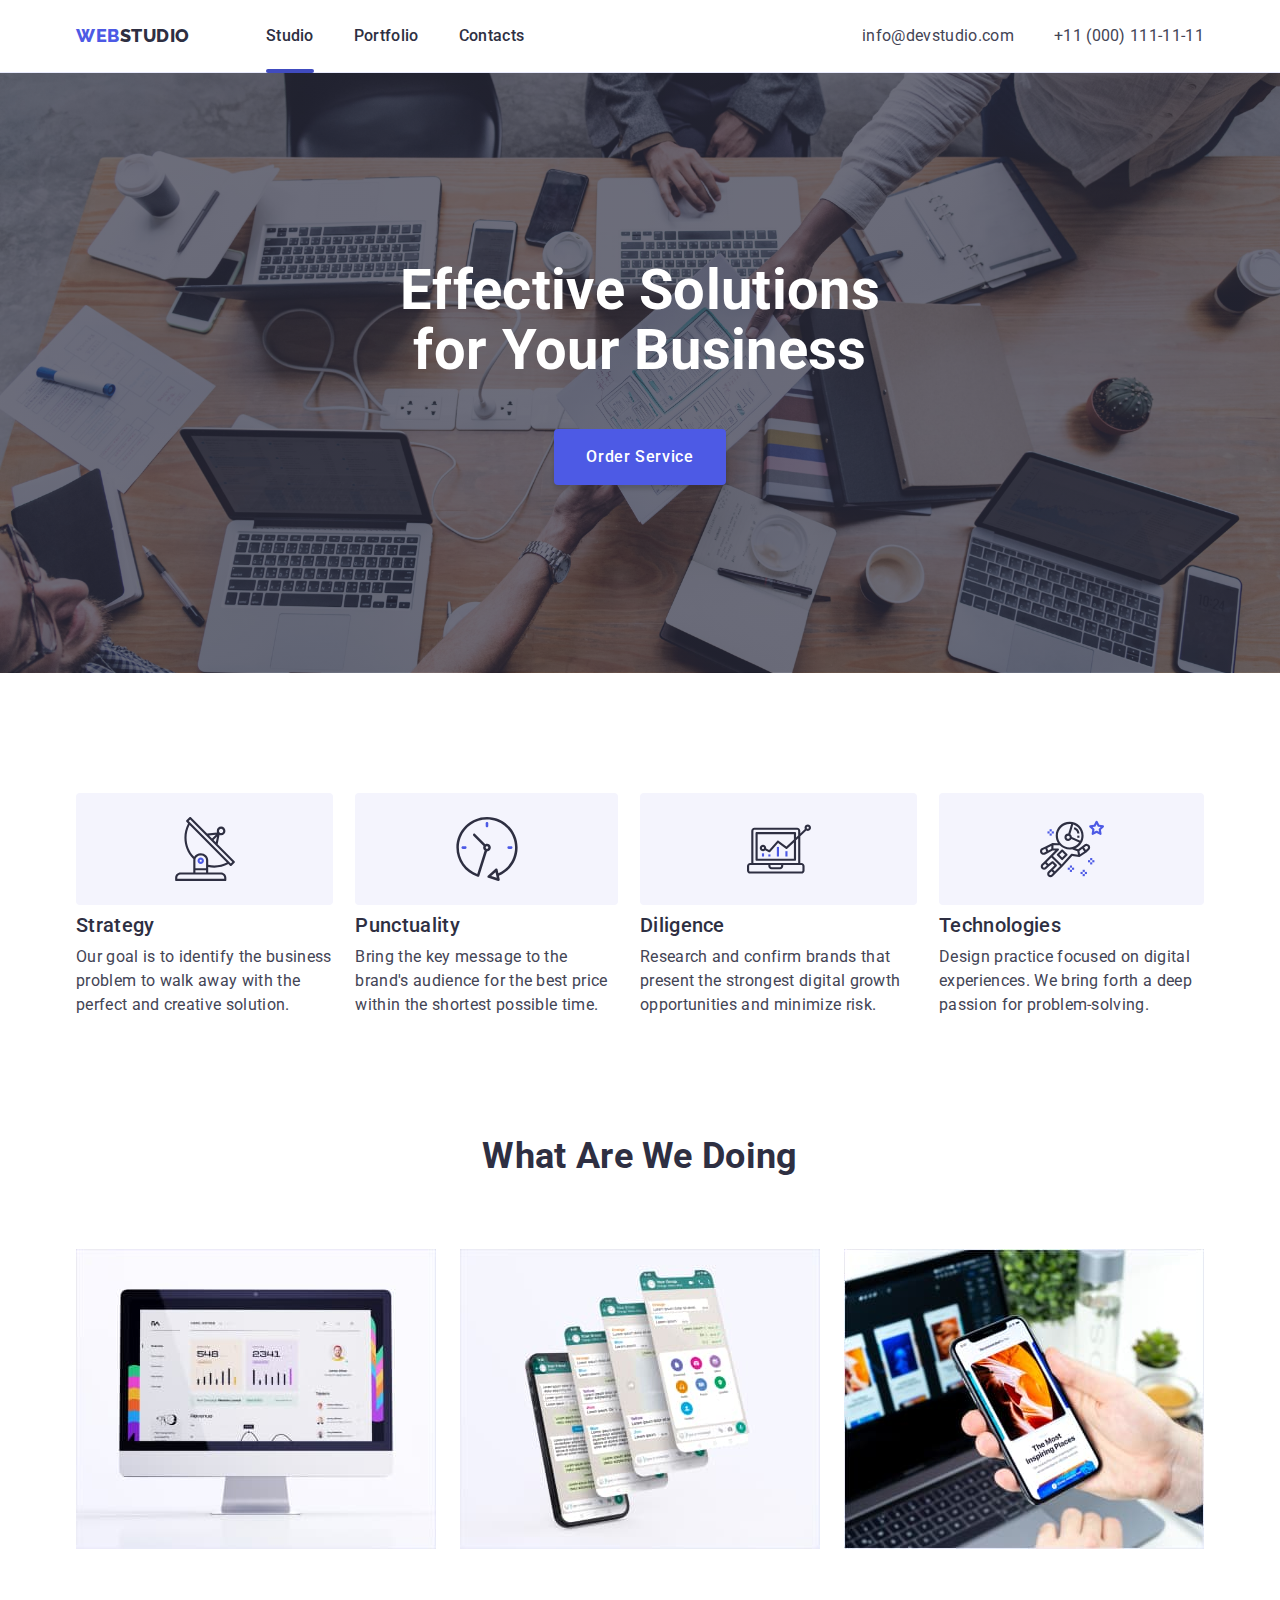
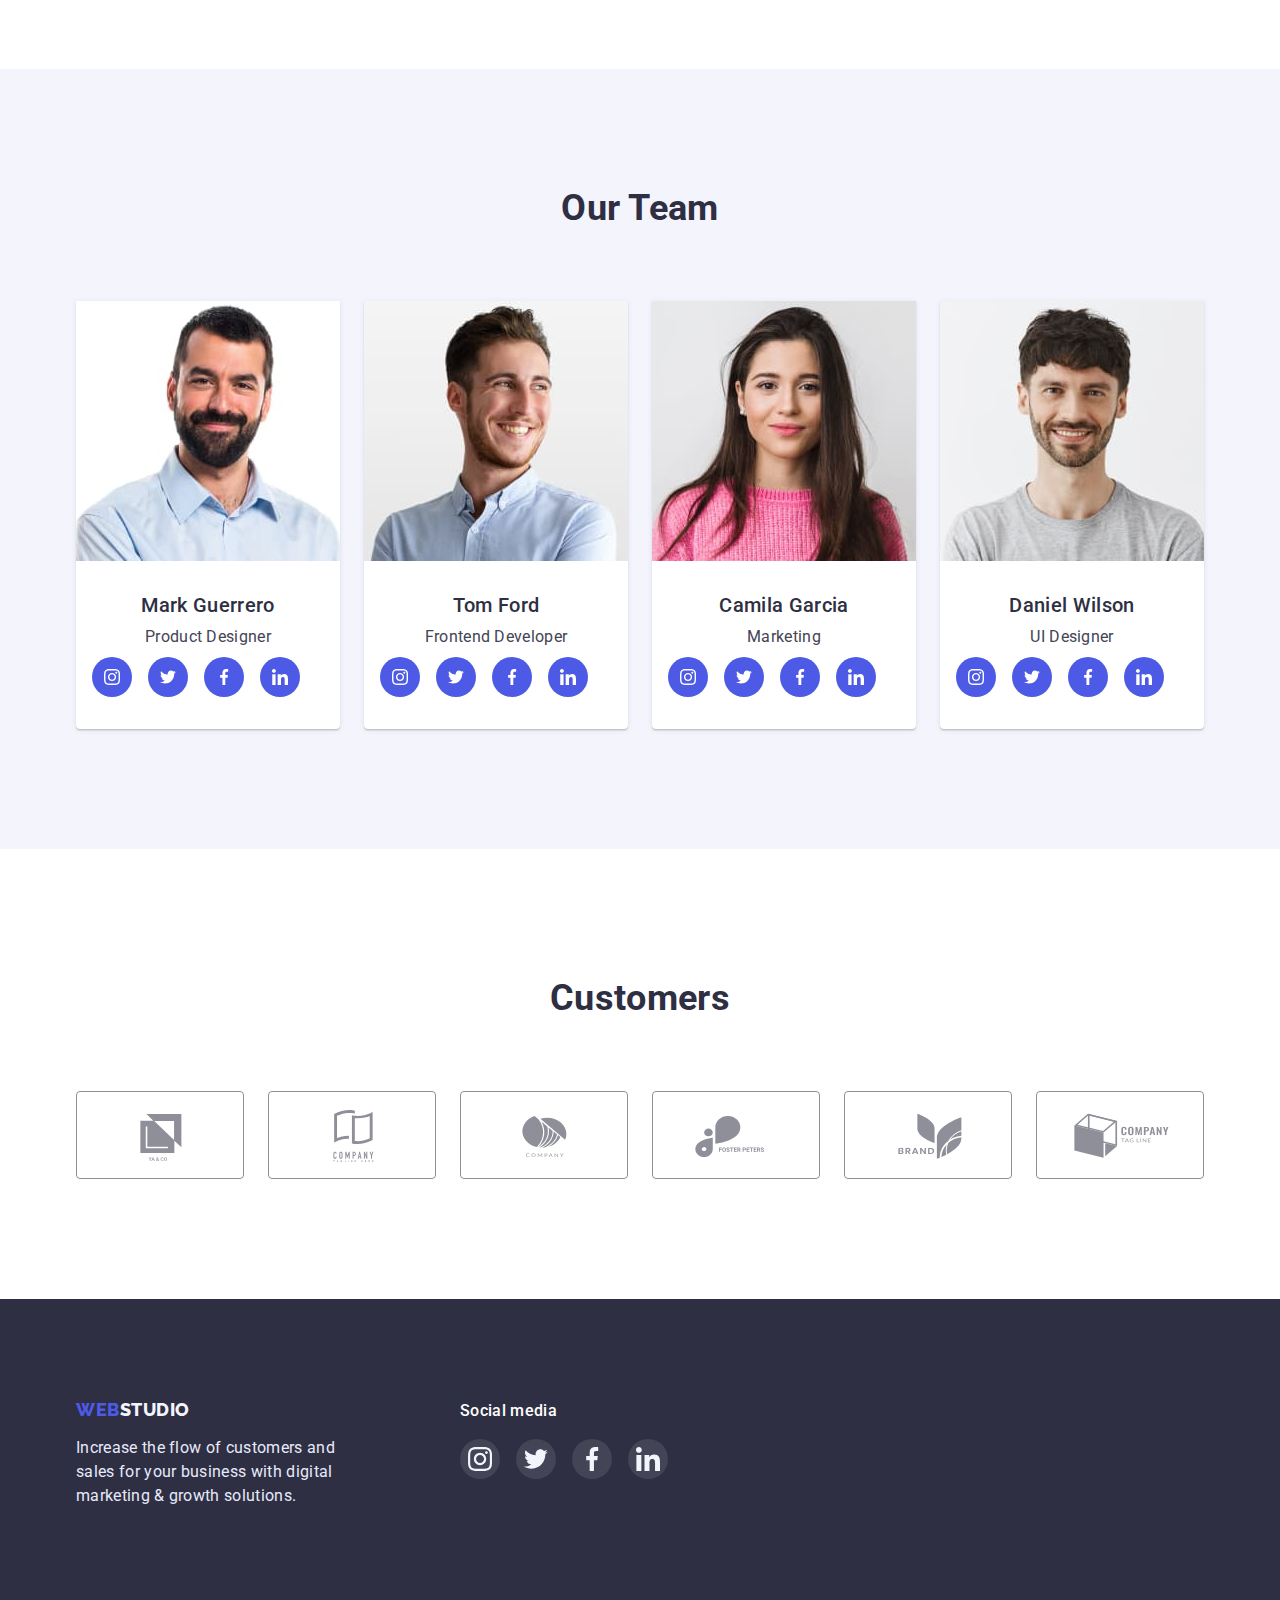
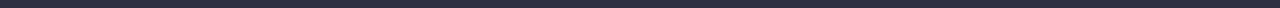
<file: index.html>
<!DOCTYPE html>
<html lang="en">
  <head>
    <meta charset="UTF-8" />
    <meta http-equiv="X-UA-Compatible" content="IE=edge" />
    <meta name="viewport" content="width=device-width, initial-scale=1.0" />
    <meta name="desc-txtription" content="Best Web Studio in Kyiv" />
    <title>Web Studio</title>

    <link
      rel="stylesheet"
      href="https://cdn.jsdelivr.net/npm/modern-normalize@1.1.0/modern-normalize.min.css"
    />
    <link rel="preconnect" href="https://fonts.googleapis.com" />
    <link rel="preconnect" href="https://fonts.gstatic.com" crossorigin />
    <link
      href="https://fonts.googleapis.com/css2?family=Raleway:wght@800&family=Roboto:wght@400;500;700&display=swap"
      rel="stylesheet"
    />

    <link rel="stylesheet" href="./css/style.css" />
  </head>

  <body>
    <header class="header section-header">
      <div class="container header-container">
        <nav class="header-nav">
          <a href="./index.html" class="logo-link link"
            ><span class="logo-color">Web</span>Studio</a
          >
          <ul class="nav-list list">
            <li class="nav-list-item">
              <a href="./index.html" class="nav-link link current">Studio</a>
            </li>
            <li class="nav-list-item">
              <a href="./portfolio.html" class="nav-link link">Portfolio</a>
            </li>
            <li class="nav-list-item">
              <a href="#contact" class="nav-link link">Contacts</a>
            </li>
          </ul>
        </nav>

        <address class="contact">
          <ul class="contact-list list">
            <li>
              <a href="mailto:info@devstudio.com" class="contact-link link"
                >info@devstudio.com</a
              >
            </li>
            <li>
              <a href="tel:+11(000)1111111" class="contact-link link"
                >+11 (000) 111-11-11</a
              >
            </li>
          </ul>
        </address>
      </div>
    </header>

    <main>
      <!-- Hero -->
      <section class="hero section-hero">
        <div class="container">
          <h1 class="hero-title">Effective Solutions for Your Business</h1>
          <button class="hero-btn btn" type="button" data-modal-open>
            Order Service
          </button>
        </div>
      </section>

      <!--  Advantags  -->
      <section class="advantags section-advantags">
        <div class="container">
          <h2 class="advantags-caption visually-hidden">Our advantags</h2>
          <ul class="advantags-list list">
            <li class="advantags-item">
              <div class="advantags-icon-container">
                <svg class="icon" width="64" height="64">
                  <use href="./images/icons.svg#icon-antenna"></use>
                </svg>
              </div>
              <h3 class="advantags-title title-txt">Strategy</h3>
              <p class="advantags-disc desc-txt">
                Our goal is to identify the business problem to walk away with
                the perfect and creative solution.
              </p>
            </li>
            <li class="advantags-item">
              <div class="advantags-icon-container">
                <svg class="icon" width="64" height="64">
                  <use href="./images/icons.svg#icon-clock"></use>
                </svg>
              </div>
              <h3 class="advantags-title title-txt">Punctuality</h3>
              <p class="advantags-disc desc-txt">
                Bring the key message to the brand's audience for the best price
                within the shortest possible time.
              </p>
            </li>
            <li class="advantags-item">
              <div class="advantags-icon-container">
                <svg class="icon" width="64" height="64">
                  <use href="./images/icons.svg#icon-diagram"></use>
                </svg>
              </div>
              <h3 class="advantags-title title-txt">Diligence</h3>
              <p class="advantags-disc desc-txt">
                Research and confirm brands that present the strongest digital
                growth opportunities and minimize risk.
              </p>
            </li>
            <li class="advantags-item">
              <div class="advantags-icon-container">
                <svg class="icon" width="64" height="64">
                  <use href="./images/icons.svg#icon-astronaut"></use>
                </svg>
              </div>
              <h3 class="advantags-title title-txt">Technologies</h3>
              <p class="advantags-disc desc-txt">
                Design practice focused on digital experiences. We bring forth a
                deep passion for problem-solving.
              </p>
            </li>
          </ul>
        </div>
      </section>

      <!-- Product -->
      <section class="product section-product">
        <div class="container">
          <h2 class="product-title">What are we doing</h2>
          <ul class="product-list list card-set">
            <li class="product-item items-set">
              <img
                src="./images/what-are-we-doing/pc.jpg"
                alt="PC"
                width="360"
                height="300"
              />
            </li>
            <li class="product-item items-set">
              <img
                src="./images/what-are-we-doing/phones.jpg"
                alt="A lot of phones"
                width="360"
                height="300"
              />
            </li>
            <li class="product-item items-set">
              <img
                src="./images/what-are-we-doing/phone.jpg"
                alt="Phone"
                width="360"
                height="300"
              />
            </li>
          </ul>
        </div>
      </section>

      <!-- Our Team -->
      <section class="team section-team">
        <div class="container">
          <h2 class="team-title">Our Team</h2>
          <ul class="team-list list card-set">
            <li class="team-item items-set">
              <img
                class="team-img"
                src="./images/our-team/mark-guerrero.jpg"
                alt="Mark Guerrero"
                width="264"
                height="260"
              />
              <div class="team-item-footer">
                <h3 class="team-name title-txt center-txt">Mark Guerrero</h3>
                <p class="team-position desc-txt center-txt">
                  Product Designer
                </p>
                <ul class="list list-social-media">
                  <li class="item-social-media">
                    <a
                      class="link-social-media link"
                      href=""
                      aria-label="Instagram"
                    >
                      <svg class="" width="16" height="16">
                        <use href="./images/icons.svg#icon-instagram"></use>
                      </svg>
                    </a>
                  </li>
                  <li class="item-social-media">
                    <a
                      class="link-social-media link"
                      href=""
                      aria-label="Twiter"
                    >
                      <svg class="" width="16" height="16">
                        <use href="./images/icons.svg#icon-twiter"></use>
                      </svg>
                    </a>
                  </li>
                  <li class="item-social-media">
                    <a
                      class="link-social-media link"
                      href=""
                      aria-label="Facebook"
                    >
                      <svg class="" width="16" height="16">
                        <use href="./images/icons.svg#icon-facebook"></use>
                      </svg>
                    </a>
                  </li>
                  <li class="item-social-media">
                    <a
                      class="link-social-media link"
                      href=""
                      aria-label="Linkedin"
                    >
                      <svg class="" width="16" height="16">
                        <use href="./images/icons.svg#icon-linkedin"></use>
                      </svg>
                    </a>
                  </li>
                </ul>
              </div>
            </li>
            <li class="team-item items-set">
              <img
                class="team-img"
                src="./images/our-team/tom-ford.jpg"
                alt="Tom Ford"
                width="264"
                height="260"
              />
              <div class="team-item-footer">
                <h3 class="team-name title-txt center-txt">Tom Ford</h3>
                <p class="team-position desc-txt center-txt">
                  Frontend Developer
                </p>
                <ul class="list list-social-media">
                  <li class="item-social-media">
                    <a
                      class="link-social-media link"
                      href=""
                      aria-label="Instagram"
                    >
                      <svg class="" width="16" height="16">
                        <use href="./images/icons.svg#icon-instagram"></use>
                      </svg>
                    </a>
                  </li>
                  <li class="item-social-media">
                    <a
                      class="link-social-media link"
                      href=""
                      aria-label="Twiter"
                    >
                      <svg class="" width="16" height="16">
                        <use href="./images/icons.svg#icon-twiter"></use>
                      </svg>
                    </a>
                  </li>
                  <li class="item-social-media">
                    <a
                      class="link-social-media link"
                      href=""
                      aria-label="Facebook"
                    >
                      <svg class="" width="16" height="16">
                        <use href="./images/icons.svg#icon-facebook"></use>
                      </svg>
                    </a>
                  </li>
                  <li class="item-social-media">
                    <a
                      class="link-social-media link"
                      href=""
                      aria-label="Linkedin"
                    >
                      <svg class="" width="16" height="16">
                        <use href="./images/icons.svg#icon-linkedin"></use>
                      </svg>
                    </a>
                  </li>
                </ul>
              </div>
            </li>
            <li class="team-item items-set">
              <img
                class="team-img"
                src="./images/our-team/camila-garcia.jpg"
                alt="Camila Garcia"
                width="264"
                height="260"
              />
              <div class="team-item-footer">
                <h3 class="team-name title-txt center-txt">Camila Garcia</h3>
                <p class="team-position desc-txt center-txt">Marketing</p>
                <ul class="list list-social-media">
                  <li class="item-social-media">
                    <a
                      class="link-social-media link"
                      href=""
                      aria-label="Instagram"
                    >
                      <svg class="" width="16" height="16">
                        <use href="./images/icons.svg#icon-instagram"></use>
                      </svg>
                    </a>
                  </li>
                  <li class="item-social-media">
                    <a
                      class="link-social-media link"
                      href=""
                      aria-label="Twiter"
                    >
                      <svg class="" width="16" height="16">
                        <use href="./images/icons.svg#icon-twiter"></use>
                      </svg>
                    </a>
                  </li>
                  <li class="item-social-media">
                    <a
                      class="link-social-media link"
                      href=""
                      aria-label="Facebook"
                    >
                      <svg class="" width="16" height="16">
                        <use href="./images/icons.svg#icon-facebook"></use>
                      </svg>
                    </a>
                  </li>
                  <li class="item-social-media">
                    <a
                      class="link-social-media link"
                      href=""
                      aria-label="Linkedin"
                    >
                      <svg class="" width="16" height="16">
                        <use href="./images/icons.svg#icon-linkedin"></use>
                      </svg>
                    </a>
                  </li>
                </ul>
              </div>
            </li>
            <li class="team-item items-set">
              <img
                class="team-img"
                src="./images/our-team/daniel-wilson.jpg"
                alt="Daniel Wilson"
                width="264"
                height="260"
              />
              <div class="team-item-footer">
                <h3 class="team-name title-txt center-txt">Daniel Wilson</h3>
                <p class="team-position desc-txt center-txt">UI Designer</p>
                <ul class="list list-social-media">
                  <li class="item-social-media">
                    <a
                      class="link-social-media link"
                      href=""
                      aria-label="Instagram"
                    >
                      <svg class="" width="16" height="16">
                        <use href="./images/icons.svg#icon-instagram"></use>
                      </svg>
                    </a>
                  </li>
                  <li class="item-social-media">
                    <a
                      class="link-social-media link"
                      href=""
                      aria-label="Twiter"
                    >
                      <svg class="" width="16" height="16">
                        <use href="./images/icons.svg#icon-twiter"></use>
                      </svg>
                    </a>
                  </li>
                  <li class="item-social-media">
                    <a
                      class="link-social-media link"
                      href=""
                      aria-label="Facebook"
                    >
                      <svg class="" width="16" height="16">
                        <use href="./images/icons.svg#icon-facebook"></use>
                      </svg>
                    </a>
                  </li>
                  <li class="item-social-media">
                    <a
                      class="link-social-media link"
                      href=""
                      aria-label="Linkedin"
                    >
                      <svg class="" width="16" height="16">
                        <use href="./images/icons.svg#icon-linkedin"></use>
                      </svg>
                    </a>
                  </li>
                </ul>
              </div>
            </li>
          </ul>
        </div>
      </section>

      <!-- Customers -->
      <section class="section-customers">
        <div class="container">
          <h2 class="customers-title">Customers</h2>

          <ul class="customers-list list card-set">
            <li class="item-customers items-set">
              <a class="link link-customers" href="" aria-label="Company 0"
                ><svg class="icon icon-customers" width="104" height="56">
                  <use href="./images/icons.svg#icon-Logo-0"></use></svg
              ></a>
            </li>
            <li class="item-customers items-set">
              <a class="link link-customers" href="" aria-label="Company 1"
                ><svg class="icon icon-customers" width="104" height="56">
                  <use href="./images/icons.svg#icon-Logo-1"></use></svg
              ></a>
            </li>
            <li class="item-customers items-set">
              <a class="link link-customers" href="" aria-label="Company 2"
                ><svg class="icon icon-customers" width="104" height="56">
                  <use href="./images/icons.svg#icon-Logo-2"></use></svg
              ></a>
            </li>
            <li class="item-customers items-set">
              <a class="link link-customers" href="" aria-label="Company 3"
                ><svg class="icon icon-customers" width="104" height="56">
                  <use href="./images/icons.svg#icon-Logo-3"></use></svg
              ></a>
            </li>
            <li class="item-customers items-set">
              <a class="link link-customers" href="" aria-label="Company 4"
                ><svg class="icon icon-customers" width="104" height="56">
                  <use href="./images/icons.svg#icon-Logo-4"></use></svg
              ></a>
            </li>
            <li class="item-customers items-set">
              <a class="link link-customers" href="" aria-label="Company 5"
                ><svg class="icon icon-customers" width="104" height="56">
                  <use href="./images/icons.svg#icon-Logo-5"></use></svg
              ></a>
            </li>
          </ul>
        </div>
      </section>
    </main>

    <!-- Підвал -->
    <footer id="contact" class="footer section-footer">
      <div class="container">
        <div class="footer-container">
          <div class="footer-logo">
            <a href="./index.html" class="logo-link link second footer"
              ><span class="logo-color">Web</span>Studio</a
            >
            <p class="footer-desc desc-txt">
              Increase the flow of customers and sales for your business with
              digital marketing & growth solutions.
            </p>
          </div>

          <div class="footer-social-media">
            <h2 class="social-title">Social media</h2>
            <ul class="list list-social-media">
              <li class="item-social-media">
                <a
                  class="link-social-media link footer"
                  href=""
                  aria-label="Instagram"
                >
                  <svg class="" width="24" height="24">
                    <use href="./images/icons.svg#icon-instagram"></use>
                  </svg>
                </a>
              </li>
              <li class="item-social-media">
                <a
                  class="link-social-media link footer"
                  href=""
                  aria-label="Twiter"
                >
                  <svg class="" width="24" height="24">
                    <use href="./images/icons.svg#icon-twiter"></use>
                  </svg>
                </a>
              </li>
              <li class="item-social-media">
                <a
                  class="link-social-media link footer"
                  href=""
                  aria-label="Facebook"
                >
                  <svg class="" width="24" height="24">
                    <use href="./images/icons.svg#icon-facebook"></use>
                  </svg>
                </a>
              </li>
              <li class="item-social-media">
                <a
                  class="link-social-media link footer"
                  href=""
                  aria-label="Linkedin"
                >
                  <svg class="" width="24" height="24">
                    <use href="./images/icons.svg#icon-linkedin"></use>
                  </svg>
                </a>
              </li>
            </ul>
          </div>
        </div>
      </div>
    </footer>

    <div class="backdrop is-hidden" data-modal>
      <div class="modal">
        <button type="button" class="btn btn-modal-close" data-modal-close>
          <svg class="icon-modal" width="8" height="8">
            <use href="./images/icons.svg#icon-close"></use>
          </svg>
        </button>
      </div>
    </div>

    <script src="./js/modal.js"></script>
  </body>
</html>
</file>
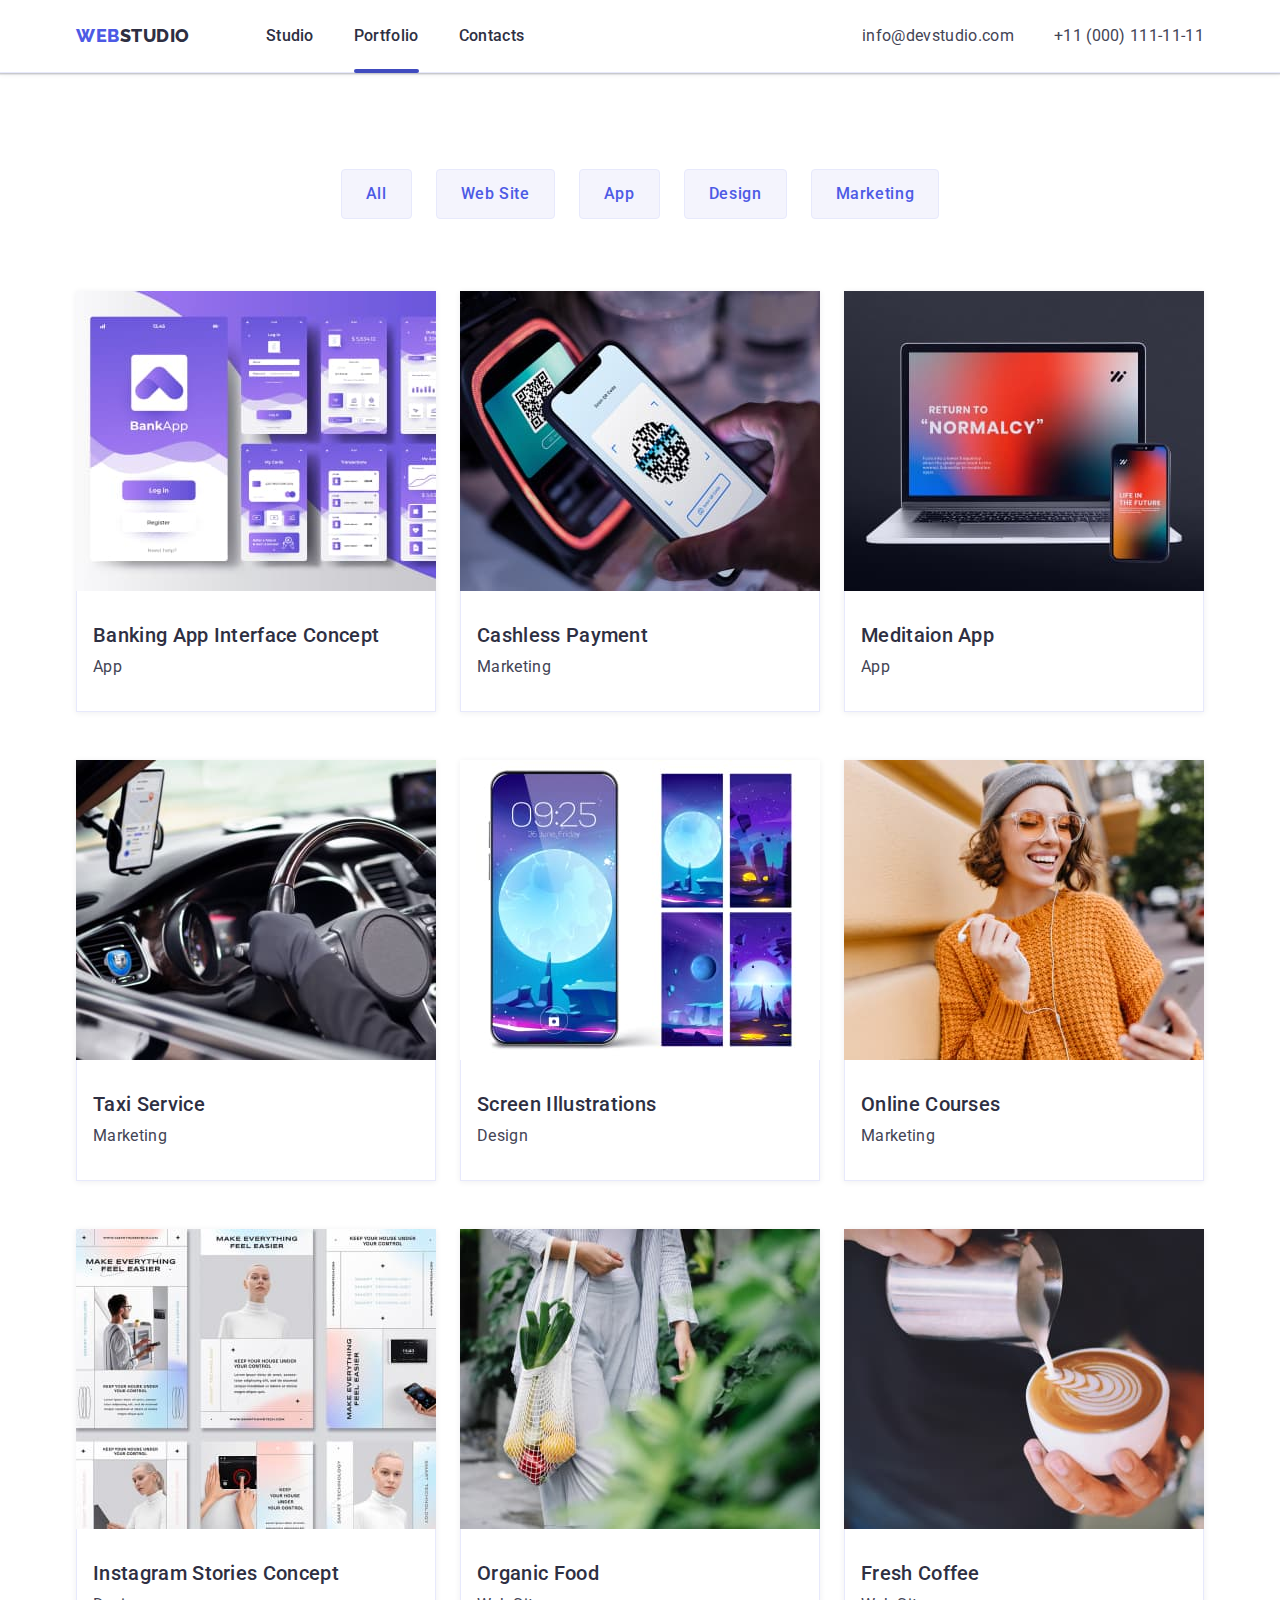
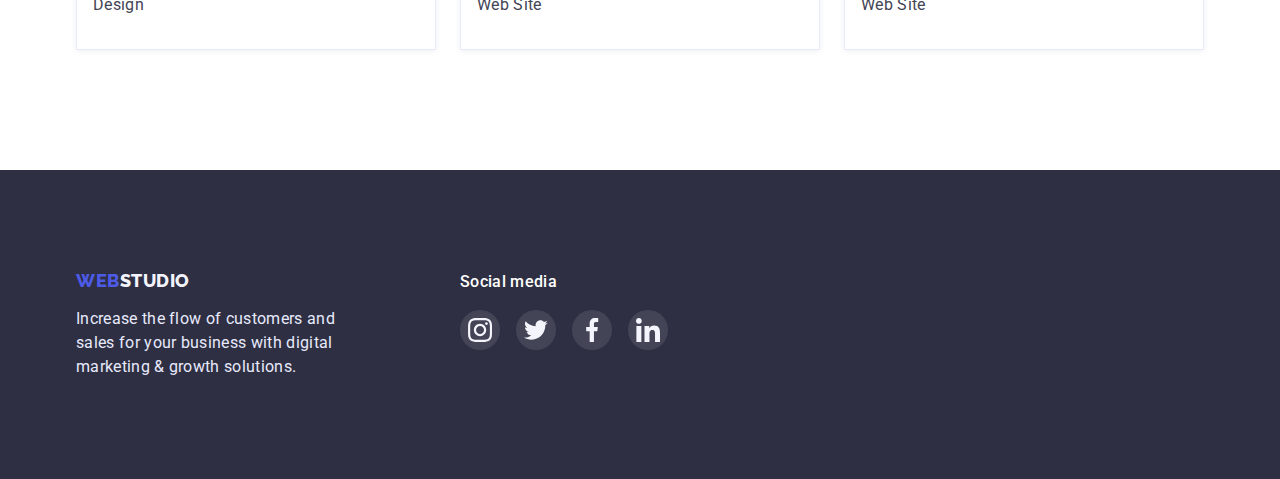
<file: portfolio.html>
<!DOCTYPE html>
<html lang="en">
  <head>
    <meta charset="UTF-8" />
    <meta http-equiv="X-UA-Compatible" content="IE=edge" />
    <meta name="viewport" content="width=device-width, initial-scale=1.0" />
    <meta name="desc-txtription" content="Best Web Studio in Kyiv" />
    <title>Web Studio Portfolio</title>
    <link
      rel="stylesheet"
      href="https://cdn.jsdelivr.net/npm/modern-normalize@1.1.0/modern-normalize.min.css"
    />
    <link rel="preconnect" href="https://fonts.googleapis.com" />
    <link rel="preconnect" href="https://fonts.gstatic.com" crossorigin />
    <link
      href="https://fonts.googleapis.com/css2?family=Raleway:wght@800&family=Roboto:wght@400;500;700&display=swap"
      rel="stylesheet"
    />

    <link rel="stylesheet" href="./css/style.css" />
  </head>

  <body>
    <header class="header section-header">
      <div class="container header-container">
        <nav class="header-nav">
          <a href="./index.html" class="logo-link link"
            ><span class="logo-color">Web</span>Studio</a
          >
          <ul class="nav-list list">
            <li>
              <a href="./index.html" class="nav-link link">Studio</a>
            </li>
            <li>
              <a href="./portfolio.html" class="nav-link link current"
                >Portfolio</a
              >
            </li>
            <li>
              <a href="#contact" class="nav-link link">Contacts</a>
            </li>
          </ul>
        </nav>

        <address class="contact">
          <ul class="contact-list list">
            <li>
              <a href="mailto:info@devstudio.com" class="contact-link link"
                >info@devstudio.com</a
              >
            </li>
            <li>
              <a href="tel:+11(000)1111111" class="contact-link link"
                >+11 (000) 111-11-11</a
              >
            </li>
          </ul>
        </address>
      </div>
    </header>

    <main>
      <section class="section-portfolio-hero">
        <div class="container">
          <h1 class="visually-hidden">Our successful projects</h1>
          <ul class="control-list list">
            <li><button type="button" class="btn filter">All</button></li>
            <li><button type="button" class="btn filter">Web Site</button></li>
            <li><button type="button" class="btn filter">App</button></li>
            <li><button type="button" class="btn filter">Design</button></li>
            <li><button type="button" class="btn filter">Marketing</button></li>
          </ul>

          <ul class="list card-set portfolio-list">
            <li class="items-set portfolio-item">
              <a href="" class="link">
                <div class="img-box">
                  <img
                    src="./images/portfolio/ap_banking.jpg"
                    alt="Banking App Interface Concept"
                    height="300"
                    width="360"
                  />
                  <div class="card-overlay">
                    <p>
                      14 Stylish and User-Friendly App Design Concepts · Task
                      Manager App · Calorie Tracker App · Exotic Fruit Ecommerce
                      App · Cloud Storage App
                    </p>
                  </div>
                </div>
                <div class="portfolio-footer-card">
                  <h2 class="title-txt">Banking App Interface Concept</h2>
                  <p class="desc-txt">App</p>
                </div>
              </a>
            </li>
            <li class="items-set portfolio-item">
              <a href="" class="link">
                <div class="img-box">
                  <img
                    src="./images/portfolio/marketing_payment.jpg"
                    alt="Cashless Payment"
                    height="300"
                    width="360"
                  />
                  <div class="card-overlay">
                    <p>
                      14 Stylish and User-Friendly App Design Concepts · Task
                      Manager App · Calorie Tracker App · Exotic Fruit Ecommerce
                      App · Cloud Storage App
                    </p>
                  </div>
                </div>
                <div class="portfolio-footer-card">
                  <h2 class="title-txt">Cashless Payment</h2>
                  <p class="desc-txt">Marketing</p>
                </div>
              </a>
            </li>
            <li class="items-set portfolio-item">
              <a href="" class="link">
                <div class="img-box">
                  <img
                    src="./images/portfolio/app_meditaion.jpg"
                    alt="Meditaion App"
                    height="300"
                    width="360"
                  />
                  <div class="card-overlay">
                    <p>
                      14 Stylish and User-Friendly App Design Concepts · Task
                      Manager App · Calorie Tracker App · Exotic Fruit Ecommerce
                      App · Cloud Storage App
                    </p>
                  </div>
                </div>
                <div class="portfolio-footer-card">
                  <h2 class="title-txt">Meditaion App</h2>
                  <p class="desc-txt">App</p>
                </div>
              </a>
            </li>
            <li class="items-set portfolio-item">
              <a href="" class="link">
                <div class="img-box">
                  <img
                    src="./images/portfolio/marketing_taxi.jpg"
                    alt="Taxi Service"
                    height="300"
                    width="360"
                  />
                  <div class="card-overlay">
                    <p>
                      14 Stylish and User-Friendly App Design Concepts · Task
                      Manager App · Calorie Tracker App · Exotic Fruit Ecommerce
                      App · Cloud Storage App
                    </p>
                  </div>
                </div>
                <div class="portfolio-footer-card">
                  <h2 class="title-txt">Taxi Service</h2>
                  <p class="desc-txt">Marketing</p>
                </div>
              </a>
            </li>
            <li class="items-set portfolio-item">
              <a href="" class="link">
                <div class="img-box">
                  <img
                    src="./images/portfolio/design_screen_illustrations.jpg"
                    alt="Screen Illustrations"
                    height="300"
                    width="360"
                  />
                  <div class="card-overlay">
                    <p>
                      14 Stylish and User-Friendly App Design Concepts · Task
                      Manager App · Calorie Tracker App · Exotic Fruit Ecommerce
                      App · Cloud Storage App
                    </p>
                  </div>
                </div>
                <div class="portfolio-footer-card">
                  <h2 class="title-txt">Screen Illustrations</h2>
                  <p class="desc-txt">Design</p>
                </div>
              </a>
            </li>
            <li class="items-set portfolio-item">
              <a href="" class="link">
                <div class="img-box">
                  <img
                    src="./images/portfolio/marketing_online_courses.jpg"
                    alt="Online Courses"
                    height="300"
                    width="360"
                  />
                  <div class="card-overlay">
                    <p>
                      14 Stylish and User-Friendly App Design Concepts · Task
                      Manager App · Calorie Tracker App · Exotic Fruit Ecommerce
                      App · Cloud Storage App
                    </p>
                  </div>
                </div>
                <div class="portfolio-footer-card">
                  <h2 class="title-txt">Online Courses</h2>
                  <p class="desc-txt">Marketing</p>
                </div>
              </a>
            </li>
            <li class="items-set portfolio-item">
              <a href="" class="link">
                <div class="img-box">
                  <img
                    src="./images/portfolio/design_instagram.jpg"
                    alt="Instagram Stories Concept"
                    height="300"
                    width="360"
                  />
                  <div class="card-overlay">
                    <p>
                      14 Stylish and User-Friendly App Design Concepts · Task
                      Manager App · Calorie Tracker App · Exotic Fruit Ecommerce
                      App · Cloud Storage App
                    </p>
                  </div>
                </div>
                <div class="portfolio-footer-card">
                  <h2 class="title-txt">Instagram Stories Concept</h2>
                  <p class="desc-txt">Design</p>
                </div>
              </a>
            </li>
            <li class="items-set portfolio-item">
              <a href="" class="link">
                <div class="img-box">
                  <img
                    src="./images/portfolio/web_site_organic_food.jpg"
                    alt="Organic Food"
                    height="300"
                    width="360"
                  />
                  <div class="card-overlay">
                    <p>
                      14 Stylish and User-Friendly App Design Concepts · Task
                      Manager App · Calorie Tracker App · Exotic Fruit Ecommerce
                      App · Cloud Storage App
                    </p>
                  </div>
                </div>
                <div class="portfolio-footer-card">
                  <h2 class="title-txt">Organic Food</h2>
                  <p class="desc-txt">Web Site</p>
                </div>
              </a>
            </li>
            <li class="items-set portfolio-item">
              <a href="" class="link">
                <div class="img-box">
                  <img
                    src="./images/portfolio/web_site_coffe.jpg"
                    alt="Fresh Coffee"
                    height="300"
                    width="360"
                  />
                  <div class="card-overlay">
                    <p>
                      14 Stylish and User-Friendly App Design Concepts · Task
                      Manager App · Calorie Tracker App · Exotic Fruit Ecommerce
                      App · Cloud Storage App
                    </p>
                  </div>
                </div>
                <div class="portfolio-footer-card">
                  <h2 class="title-txt">Fresh Coffee</h2>
                  <p class="desc-txt">Web Site</p>
                </div>
              </a>
            </li>
          </ul>
        </div>
      </section>
    </main>

    <!-- Підвал -->
    <footer id="contact" class="footer section-footer">
      <div class="container">
        <div class="footer-container">
          <div class="footer-logo">
            <a href="./index.html" class="logo-link link second footer"
              ><span class="logo-color">Web</span>Studio</a
            >
            <p class="footer-desc desc-txt">
              Increase the flow of customers and sales for your business with
              digital marketing & growth solutions.
            </p>
          </div>

          <div class="footer-social-media">
            <h2 class="social-title">Social media</h2>
            <ul class="list list-social-media">
              <li class="item-social-media">
                <a
                  class="link-social-media link footer"
                  href=""
                  aria-label="Instagram"
                >
                  <svg class="" width="24" height="24">
                    <use href="./images/icons.svg#icon-instagram"></use>
                  </svg>
                </a>
              </li>
              <li class="item-social-media">
                <a
                  class="link-social-media link footer"
                  href=""
                  aria-label="Twiter"
                >
                  <svg class="" width="24" height="24">
                    <use href="./images/icons.svg#icon-twiter"></use>
                  </svg>
                </a>
              </li>
              <li class="item-social-media">
                <a
                  class="link-social-media link footer"
                  href=""
                  aria-label="Facebook"
                >
                  <svg class="" width="24" height="24">
                    <use href="./images/icons.svg#icon-facebook"></use>
                  </svg>
                </a>
              </li>
              <li class="item-social-media">
                <a
                  class="link-social-media link footer"
                  href=""
                  aria-label="Linkedin"
                >
                  <svg class="" width="24" height="24">
                    <use href="./images/icons.svg#icon-linkedin"></use>
                  </svg>
                </a>
              </li>
            </ul>
          </div>
        </div>
      </div>
    </footer>
  </body>
</html>
</file>
<file: css/style.css>
:root {
  /*  TXT color */
  --primary-txt-cl: #2e2f42;
  --secondary-txt-cl: #434455;
  --light-txt-cl: #ffffff;
  --pressed-txt-cl: #404bbf;
  --footer-txt-cl: #e7e9fc;
  --btn-filter-txt-cl: #4d5ae5;

  /* Logo color */
  --logo-darck-cl: #4d5ae5;
  --logo-light-cl: #f4f4fd;

  /* Colors bg */
  --primary-bg-cl: #ffffff;
  --secondary-bg-cl: #2e2f42;
  --grey-light-bg-cl: #f4f4fd;
  --pressed-bg-cl: #404bbf;
  --btn-cl: #4d5ae5;
  --icon-border-cl: #8e8f99;
  --icon-grey: rgba(255, 255, 255, 0.1);
  --icon-green: #31d0aa;
  --backdrop-gb-cl: rgba(46, 47, 66, 0.4);
  --modal-bg-cl: #fcfcfc;

  /* Fonts */
  --primary-font: Roboto, sans-serif;
  --secondary-font: Raleway, sans-serif;

  /* Card SET */
  --ident: 24px;
  --items: 3;

  /* Other */
  --trans-set: 250ms cubic-bezier(0.4, 0, 0.2, 1);
}
/*************** Загальні стилі ****************/
/* RESET */
h1,
h2,
h3,
h4,
p,
ul,
li {
  margin: 0;
  padding: 0;
}
body {
  font-family: var(--primary-font);
  letter-spacing: 0.02em;
  font-size: 16px;
  color: var(--primary-txt-cl);
  background-color: var(--primary-bg-cl);
}

img {
  display: block;
  max-width: 100%;
  height: auto;
}

.link {
  text-decoration: none;
  cursor: pointer;
}
.list {
  list-style: none;
}

.container {
  max-width: 1158px;
  padding: 0 15px;
  margin: 0 auto;

  /* outline: 1px solid tomato; */
}
/*  Card set */
.card-set {
  display: flex;
  flex-wrap: wrap;
  gap: var(--ident);
}
.items-set {
  flex-basis: calc((100% - var(--ident) * (var(--items) - 1)) / var(--items));
}

.visually-hidden {
  position: absolute;
  width: 1px;
  height: 1px;
  margin: -1px;
  border: 0;
  padding: 0;

  white-space: nowrap;
  clip-path: inset(100%);
  clip: rect(0 0 0 0);
  overflow: hidden;
}

.title-txt {
  font-weight: 500;
  font-size: 20px;
  line-height: 1.2;
}
.desc-txt {
  line-height: 1.5;
  color: var(--secondary-txt-cl);
}
.center-txt {
  text-align: center;
}

.btn {
  font-family: var(--primary-font);
  font-weight: 500;
  font-size: 16px;
  line-height: 1.5;
  align-items: center;
  letter-spacing: 0.04em;

  cursor: pointer;
  border: none;
}

.nav-link.current::after {
  content: '';
  position: absolute;

  bottom: -1px;
  left: 0;
  width: 100%;
  height: 4px;

  border-radius: 2px;
  background-color: var(--pressed-txt-cl);
}

/********************** PAGE INDEX ********************/

/*------ header -------*/
.section-header {
  border-bottom: 1px solid var(--footer-txt-cl);
  box-shadow: 0px 2px 1px rgba(46, 47, 66, 0.08),
    0px 1px 1px rgba(46, 47, 66, 0.16), 0px 1px 6px rgba(46, 47, 66, 0.08);
}
.logo-link {
  font-weight: 800;
  font-size: 18px;
  line-height: 1.33;
  letter-spacing: 0.03em;
  text-transform: uppercase;
  color: var(--primary-txt-cl);
  font-family: var(--secondary-font);
}
.logo-color {
  color: var(--logo-darck-cl);
}
.logo-link.second {
  color: var(--logo-light-cl);
  line-height: calc(21 / 18);
}
.header-nav {
  display: flex;
  align-items: center;
  gap: 76px;
}
.nav-list {
  display: flex;
  align-items: center;
  gap: 40px;
}
.header-container {
  display: flex;
  align-items: center;
  justify-content: space-between;
}
.contact-list {
  display: flex;
  align-items: center;
  gap: 40px;
}

.nav-link {
  position: relative;
  display: block;
  padding-top: 24px;
  padding-bottom: 24px;

  font-weight: 500;
  line-height: 1.5;
  color: var(--primary-txt-cl);

  transition: color var(--trans-set);
}

.contact-link {
  font-style: normal;
  line-height: 1.5;
  color: var(--secondary-txt-cl);

  transition: color var(--trans-set);
}

.nav-link:hover,
.nav-link:focus,
.contact-link:hover,
.contact-link:focus {
  color: var(--pressed-txt-cl);
}

/*------------- hero -------------*/
.section-hero {
  padding-top: 188px;
  padding-bottom: 188px;
  max-width: 1440px;
  margin: 0 auto;
  background-color: var(--secondary-bg-cl);
  background-image: linear-gradient(
      rgba(46, 47, 66, 0.7),
      rgba(46, 47, 66, 0.7)
    ),
    url(../images/hero/hero-photo.jpg);
  background-repeat: no-repeat;
  background-position: center;
  background-size: cover;
}
.hero {
  background-color: var(--secondary-bg-cl);
  text-align: center;
}
.hero-title {
  width: 494px;
  margin-left: auto;
  margin-right: auto;
  margin-bottom: 48px;

  font-weight: 700;
  font-size: 56px;
  line-height: 1.07;
  text-align: center;
  color: var(--light-txt-cl);
}

.hero-btn {
  margin-left: auto;
  margin-right: auto;
  padding: 16px 32px;

  box-shadow: 0px 4px 4px rgba(0, 0, 0, 0.15);
  border-radius: 4px;

  color: var(--light-txt-cl);
  background-color: var(--btn-cl);

  transition: background-color var(--trans-set);
}
.hero-btn:hover,
.hero-btn:focus {
  background-color: var(--pressed-bg-cl);
}

/*---------------  ADVANTAGS -----------------*/
.section-advantags {
  padding-top: 120px;
  padding-bottom: 120px;
}

.advantags-icon-container {
  display: flex;
  align-items: center;
  justify-content: center;

  width: 100%;
  height: 112px;
  margin-bottom: 8px;

  border-radius: 4px;
  background-color: var(--grey-light-bg-cl);
}
.advantags-list {
  display: flex;
  gap: 22px;
}

.advantags-title {
  margin-bottom: 8px;
}

/*----------------- Styles for PRODUCT ----------------*/
.section-product {
  padding-bottom: 120px;
}
.product-title,
.customers-title,
.team-title {
  margin: 0 auto 72px;

  font-weight: 700;
  font-size: 36px;
  line-height: 1.11;

  text-align: center;
  text-transform: capitalize;
}

/*------------------- Our Team  ----------------*/
.section-team {
  padding-top: 120px;
  padding-bottom: 120px;
}
.team {
  background-color: var(--grey-light-bg-cl);
}
.team-list {
  --items: 4;
}

.team-item {
  background-color: var(--primary-bg-cl);
  box-shadow: 0px 1px 6px rgba(46, 47, 66, 0.08),
    0px 1px 1px rgba(46, 47, 66, 0.16), 0px 2px 1px rgba(46, 47, 66, 0.08);
  border-radius: 0px 0px 4px 4px;
}
.team-item-footer {
  padding: 32px 16px;
}
.team-name {
  margin-bottom: 8px;
}

.team-position {
  margin-bottom: 8px;
}

/* -------- == SOCIAL MEDIA  SET == ---------- */
.list-social-media {
  display: flex;
  gap: 16px;
}
.item-social-media {
  width: 40px;
  height: 40px;
}

.link-social-media {
  display: flex;
  align-items: center;
  justify-content: center;

  width: 100%;
  height: 100%;

  border-radius: 50%;
  background-color: var(--logo-darck-cl);

  fill: #ffffff;

  transition: background-color var(--trans-set);
}
.link-social-media:focus,
.link-social-media:hover {
  background-color: var(--pressed-bg-cl);
}

/* ------------------ Customers == section == ---------------- */
.section-customers {
  padding-top: 130px;
  padding-bottom: 120px;
}
.customers-list {
  --items: 6;
}
.item-customers {
  height: 88px;
}
.link-customers {
  display: flex;
  justify-content: center;
  align-items: center;

  width: 100%;
  height: 100%;

  border: 1px solid var(--icon-border-cl);
  border-radius: 4px;

  fill: var(--icon-border-cl);
  transition: fill var(--trans-set), border-color var(--trans-set);
}

.link-customers:focus,
.link-customers:hover {
  border-color: var(--pressed-bg-cl);
  fill: var(--pressed-bg-cl);
}

/*----------------- Footer  ---------------------*/
.section-footer {
  padding: 100px 0;
}
.footer {
  background-color: var(--secondary-bg-cl);
}
.logo-link.footer {
  display: inline-block;
  margin-bottom: 16px;
}
.footer-desc {
  color: var(--footer-txt-cl);
  max-width: 264px;
}

.footer-logo {
  margin-right: 120px;
}
.footer-container {
  display: flex;
  align-items: baseline;
}

.social-title {
  margin-bottom: 16px;
  color: var(--light-txt-cl);
  font-weight: 500;
  font-size: 16px;
  line-height: 1.5;
}

.link-social-media.footer {
  fill: var(--logo-light-cl);
  background-color: var(--icon-grey);
}
.link-social-media.footer:focus,
.link-social-media.footer:hover {
  background-color: var(--icon-green);
}

/*=============== PORTFOLIO ======================*/

.btn.filter {
  color: var(--btn-filter-txt-cl);
  background-color: var(--grey-light-bg-cl);

  transition: color var(--trans-set), background-color var(--trans-set),
    border-color var(--trans-set), box-shadow var(--trans-set);
}
.btn.filter:hover,
.btn.filter:focus {
  color: var(--light-txt-cl);
  background-color: var(--pressed-bg-cl);
  border-color: transparent;
  box-shadow: 0px 3px 1px rgba(0, 0, 0, 0.1), 0px 2px 1px rgba(0, 0, 0, 0.08),
    0px 2px 2px rgba(0, 0, 0, 0.12);
}

.section-portfolio-hero {
  padding: 96px 0 120px;
}

.control-list {
  display: flex;
  justify-content: center;
  gap: var(--ident);
  margin-bottom: 72px;
}

.control-list .filter {
  padding: 12px 24px;
  border: 1px solid var(--footer-txt-cl);
  border-radius: 4px;
}

.portfolio-footer-card {
  padding: 32px 16px;
  border-left: 1px solid var(--footer-txt-cl);
  border-right: 1px solid var(--footer-txt-cl);
  border-bottom: 1px solid var(--footer-txt-cl);
}
.portfolio-footer-card .title-txt {
  margin-bottom: 8px;
}

.portfolio-item {
  background: var(--primary-bg-cl);
  box-shadow: 0px 1px 6px rgba(46, 47, 66, 0.08);

  transition: box-shadow var(--trans-set);
}

.portfolio-item:focus,
.portfolio-item:hover {
  box-shadow: 0px 1px 6px rgba(46, 47, 66, 0.08),
    0px 1px 1px rgba(46, 47, 66, 0.16), 0px 2px 1px rgba(46, 47, 66, 0.08);
}
.portfolio-item:hover .portfolio-footer-card {
  border-color: var(--grey-light-bg-cl);
}

.portfolio-item:hover .card-overlay {
  transform: translateY(0);
}
.portfolio-item .title-txt {
  color: var(--primary-txt-cl);
}

.card-set.portfolio-list {
  row-gap: 48px;
}
.img-box {
  position: relative;
  overflow: hidden;
}
.card-overlay {
  position: absolute;
  top: 0;
  left: 0;

  width: 100%;
  height: 100%;

  padding: 40px 32px;
  line-height: 1.5;
  color: var(--grey-light-bg-cl);

  background-color: var(--logo-darck-cl);

  transform: translateY(100%);
  transition: transform var(--trans-set);
}

/* ================ Modal ==================== */
.backdrop {
  position: relative;
  position: fixed;
  top: 0;
  bottom: 0;
  right: 0;
  left: 0;

  background-color: var(--backdrop-gb-cl);
  transition: opacity var(--trans-set), visibility var(--trans-set);
}
.modal {
  position: absolute;
  top: 50%;
  left: 50%;

  width: 408px;
  height: 576px;
  border-radius: 4px;
  background-color: var(--modal-bg-cl);
  box-shadow: 0px 1px 1px rgba(0, 0, 0, 0.14), 0px 1px 3px rgba(0, 0, 0, 0.12),
    0px 2px 1px rgba(0, 0, 0, 0.2);

  transform: translate(-50%, -50%);
  transition-delay: 150ms;
  transition: transform var(--trans-set), opacity var(--trans-set);
}
.icon-modal {
}
.btn-modal-close {
  position: absolute;
  top: 24px;
  right: 24px;
  display: flex;
  align-items: center;
  justify-content: center;

  fill: #000000;

  width: 24px;
  height: 24px;
  border-radius: 50%;
  border: 1px solid rgba(0, 0, 0, 0.1);
  background-color: var(--footer-txt-cl);

  transition: background-color var(--trans-set), border-color var(--trans-set),
    fill var(--trans-set);
}

.btn-modal-close:focus,
.btn-modal-close:hover {
  background-color: var(--pressed-txt-cl);
  border-color: transparent;
  fill: var(--light-txt-cl);
}

.backdrop.is-hidden {
  visibility: hidden;
  pointer-events: none;
  opacity: 0;

  transition-delay: 50ms;
}

.backdrop.is-hidden .modal {
  opacity: 0;
  transform: translate(-50%, -80%);
}
</file>
